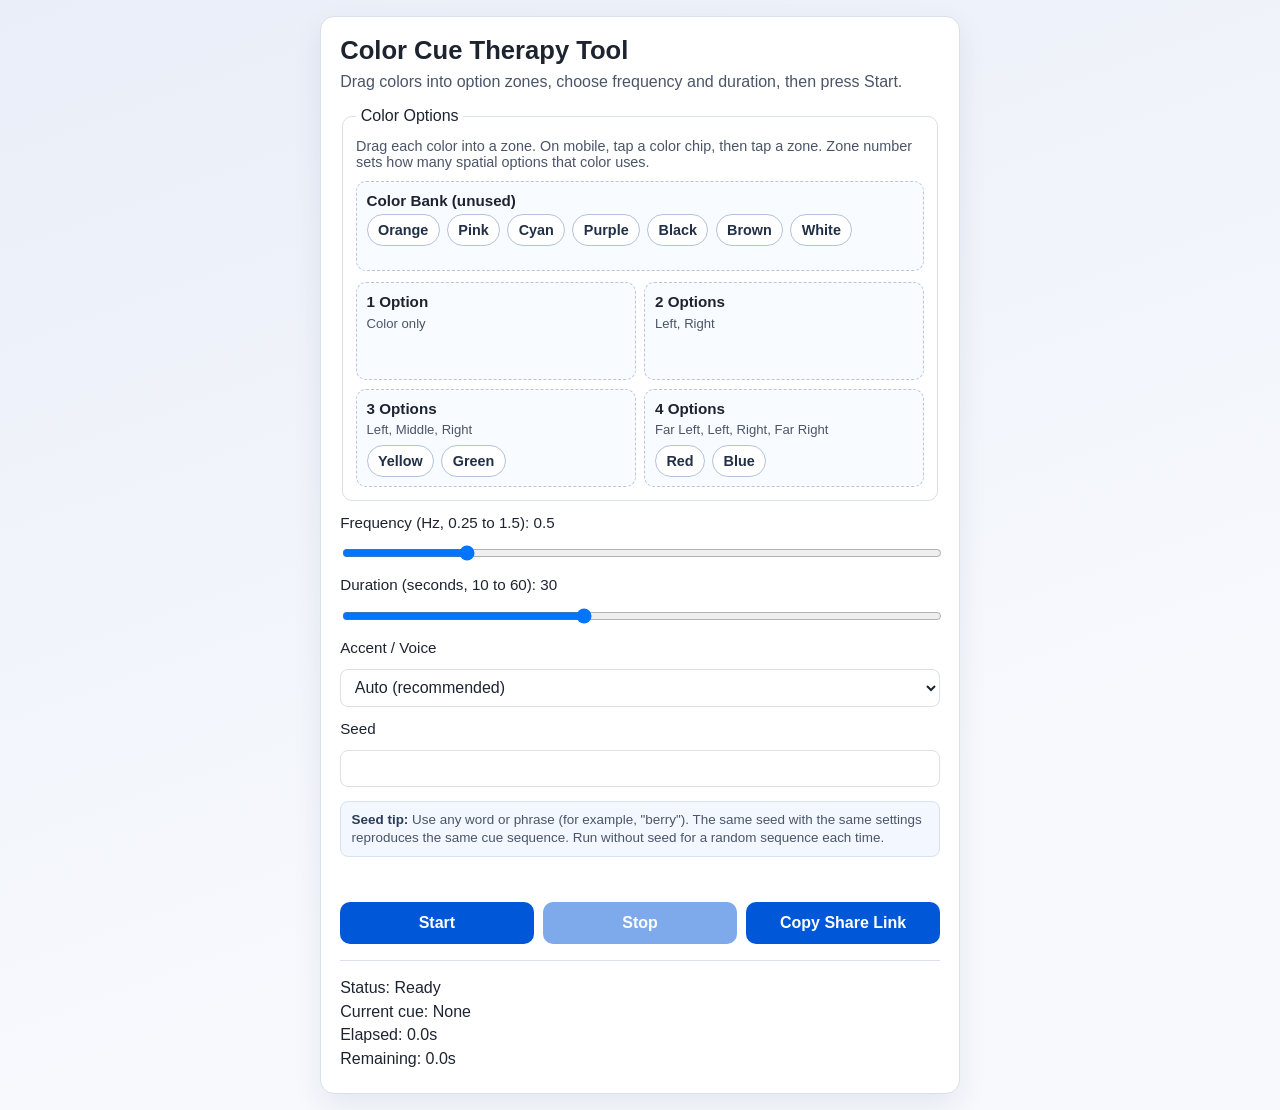
<file: index.html>
<!DOCTYPE html>
<html lang="en">
<head>
  <meta charset="UTF-8">
  <meta name="viewport" content="width=device-width, initial-scale=1.0">
  <title>Color Cue Therapy Tool</title>
  <link rel="stylesheet" href="styles.css">
</head>
<body>
  <main class="app-shell">
    <h1>Color Cue Therapy Tool</h1>
    <p class="instructions">Drag colors into option zones, choose frequency and duration, then press Start.</p>

    <form id="config-form">
      <fieldset id="colors-fieldset">
        <legend>Color Options</legend>
        <p class="board-note">Drag each color into a zone. On mobile, tap a color chip, then tap a zone. Zone number sets how many spatial options that color uses.</p>

        <section class="drop-zone bank-zone" id="color-bank" data-option-count="0">
          <h3>Color Bank (unused)</h3>
          <div class="zone-chips"></div>
        </section>

        <div class="option-zone-grid">
          <section class="drop-zone option-zone" id="option-zone-1" data-option-count="1">
            <h3>1 Option</h3>
            <p class="zone-help">Color only</p>
            <div class="zone-chips"></div>
          </section>
          <section class="drop-zone option-zone" id="option-zone-2" data-option-count="2">
            <h3>2 Options</h3>
            <p class="zone-help">Left, Right</p>
            <div class="zone-chips"></div>
          </section>
          <section class="drop-zone option-zone" id="option-zone-3" data-option-count="3">
            <h3>3 Options</h3>
            <p class="zone-help">Left, Middle, Right</p>
            <div class="zone-chips"></div>
          </section>
          <section class="drop-zone option-zone" id="option-zone-4" data-option-count="4">
            <h3>4 Options</h3>
            <p class="zone-help">Far Left, Left, Right, Far Right</p>
            <div class="zone-chips"></div>
          </section>
        </div>
      </fieldset>

      <label for="hz-input">Frequency (Hz, 0.25 to 1.5): <span id="hz-value">0.5</span></label>
      <input id="hz-input" type="range" step="0.05" min="0.25" max="1.5" value="0.5">

      <label for="seconds-input">Duration (seconds, 10 to 60): <span id="seconds-value">30</span></label>
      <input id="seconds-input" type="range" step="1" min="10" max="60" value="30">

      <label for="accent-input">Accent / Voice</label>
      <select id="accent-input">
        <option value="auto">Auto (recommended)</option>
      </select>

      <label for="seed-input">Seed</label>
      <input id="seed-input" type="text" autocomplete="off" aria-describedby="seed-help">
      <p id="seed-help" class="field-help"><strong>Seed tip:</strong> Use any word or phrase (for example, "berry"). The same seed with the same settings reproduces the same cue sequence. Run without seed for a random sequence each time.</p>

      <div id="error-message" role="alert" aria-live="polite"></div>

      <div class="button-row">
        <button id="start-button" type="button">Start</button>
        <button id="stop-button" type="button" disabled>Stop</button>
        <button id="copy-link-button" type="button">Copy Share Link</button>
      </div>
    </form>

    <section id="status-panel">
      <p>Status: <span id="status-text">Ready</span></p>
      <p>Current cue: <span id="current-cue">None</span></p>
      <p>Elapsed: <span id="elapsed-text">0.0</span>s</p>
      <p>Remaining: <span id="remaining-text">0.0</span>s</p>
    </section>
  </main>

  <script src="app.js"></script>
</body>
</html>
</file>
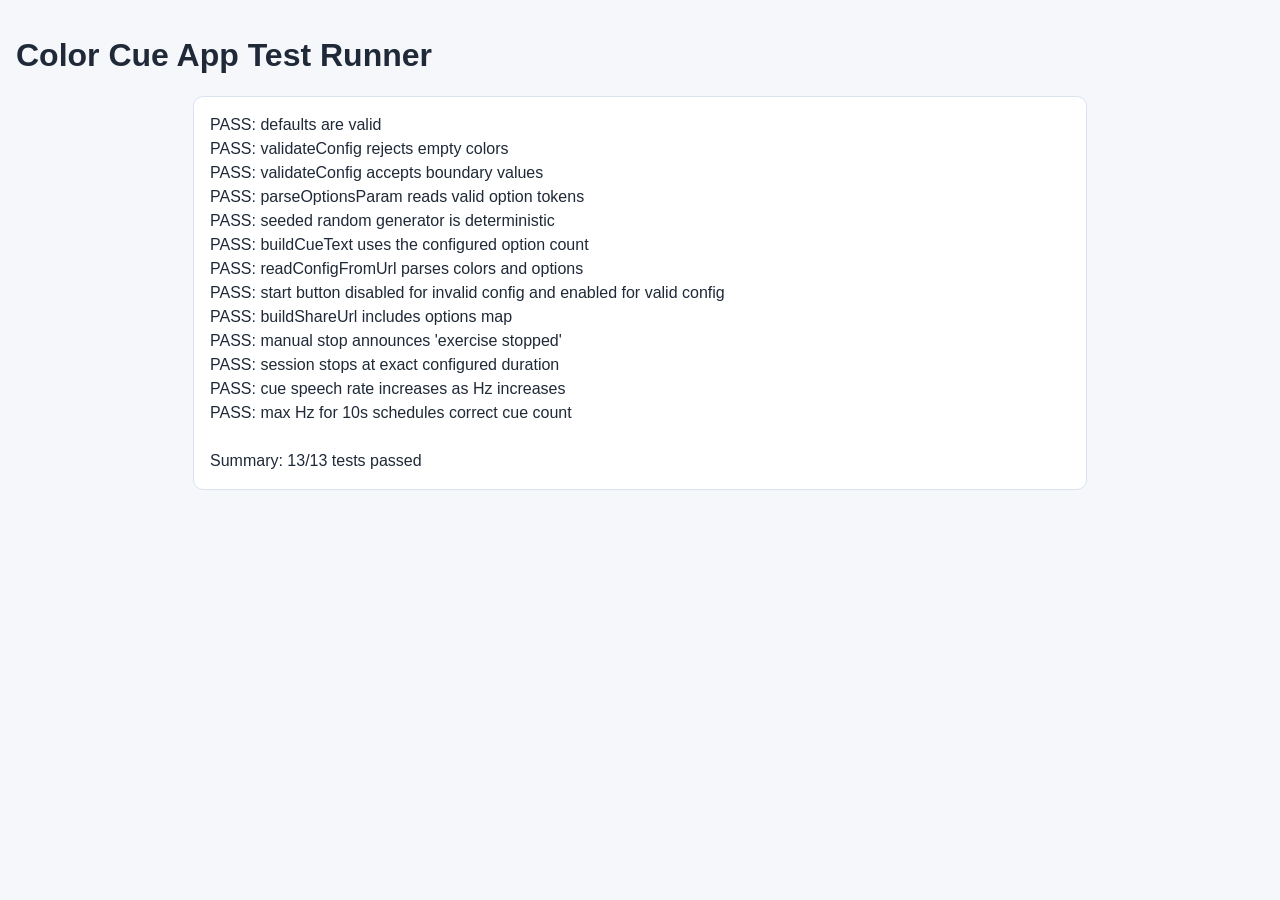
<file: tests.html>
<!DOCTYPE html>
<html lang="en">
<head>
  <meta charset="UTF-8">
  <meta name="viewport" content="width=device-width, initial-scale=1.0">
  <title>Color Cue App Tests</title>
  <style>
    body {
      font-family: "Segoe UI", Tahoma, sans-serif;
      margin: 0;
      padding: 1rem;
      background: #f5f7fb;
      color: #1f2937;
    }

    #results {
      max-width: 860px;
      margin: 0 auto;
      background: #fff;
      border: 1px solid #dbe3f0;
      border-radius: 10px;
      padding: 1rem;
      white-space: pre-wrap;
      line-height: 1.5;
    }

    .hidden-app {
      position: absolute;
      left: -9999px;
      top: 0;
      width: 1px;
      height: 1px;
      overflow: hidden;
    }
  </style>
</head>
<body>
  <h1>Color Cue App Test Runner</h1>
  <div id="results">Running tests...</div>

  <main class="hidden-app">
    <form id="config-form">
      <fieldset id="colors-fieldset">
        <section class="drop-zone bank-zone" id="color-bank" data-option-count="0">
          <h3>Color Bank (unused)</h3>
          <div class="zone-chips"></div>
        </section>
        <section class="drop-zone option-zone" id="option-zone-1" data-option-count="1">
          <h3>1 Option</h3>
          <div class="zone-chips"></div>
        </section>
        <section class="drop-zone option-zone" id="option-zone-2" data-option-count="2">
          <h3>2 Options</h3>
          <div class="zone-chips"></div>
        </section>
        <section class="drop-zone option-zone" id="option-zone-3" data-option-count="3">
          <h3>3 Options</h3>
          <div class="zone-chips"></div>
        </section>
        <section class="drop-zone option-zone" id="option-zone-4" data-option-count="4">
          <h3>4 Options</h3>
          <div class="zone-chips"></div>
        </section>
      </fieldset>

      <label for="hz-input">Frequency (Hz, 0.25 to 1.5): <span id="hz-value">0.5</span></label>
      <input id="hz-input" type="range" step="0.05" min="0.25" max="1.5" value="0.5">

      <label for="seconds-input">Duration (seconds, 10 to 60): <span id="seconds-value">30</span></label>
      <input id="seconds-input" type="range" step="1" min="10" max="60" value="30">

      <label for="accent-input">Accent / Voice</label>
      <select id="accent-input">
        <option value="auto">Auto (recommended)</option>
      </select>

      <label for="seed-input">Seed</label>
      <input id="seed-input" type="text" autocomplete="off">
      <p id="seed-help" class="field-help"><strong>Seed tip:</strong> Use any word or phrase. Same seed + settings reproduces the same sequence. Run without seed for a random sequence each time.</p>

      <div id="error-message"></div>

      <button id="start-button" type="button">Start</button>
      <button id="stop-button" type="button">Stop</button>
      <button id="copy-link-button" type="button">Copy Share Link</button>
    </form>

    <section id="status-panel">
      <p>Status: <span id="status-text">Ready</span></p>
      <p>Current cue: <span id="current-cue">None</span></p>
      <p>Elapsed: <span id="elapsed-text">0.0</span>s</p>
      <p>Remaining: <span id="remaining-text">0.0</span>s</p>
    </section>
  </main>

  <script>
    window.__COLOR_CUE_TEST__ = true;
  </script>
  <script src="app.js"></script>
  <script src="tests.js"></script>
</body>
</html>
</file>
<file: styles.css>
:root {
  color-scheme: light;
  --bg: #f4f7fb;
  --panel: #ffffff;
  --text: #1d2430;
  --subtle: #4a5568;
  --border: #d9e0ea;
  --accent: #0057d8;
  --danger: #b00020;
}

* {
  box-sizing: border-box;
}

body {
  margin: 0;
  min-height: 100vh;
  display: grid;
  place-items: center;
  padding: 1rem;
  background: linear-gradient(160deg, #e9eef8 0%, #f7f9fd 70%);
  color: var(--text);
  font-family: "Segoe UI", Tahoma, sans-serif;
}

.app-shell {
  width: 100%;
  max-width: 640px;
  background: var(--panel);
  border: 1px solid var(--border);
  border-radius: 14px;
  padding: 1.2rem;
  box-shadow: 0 12px 30px rgba(16, 40, 80, 0.08);
}

h1 {
  margin: 0 0 0.5rem;
  font-size: 1.6rem;
}

.instructions {
  margin: 0 0 1rem;
  color: var(--subtle);
}

#config-form {
  display: grid;
  gap: 0.8rem;
}

#colors-fieldset {
  border: 1px solid var(--border);
  border-radius: 10px;
  padding: 0.8rem;
  display: grid;
  gap: 0.7rem;
}

#colors-fieldset legend {
  padding: 0 0.3rem;
}

.board-note {
  margin: 0;
  color: var(--subtle);
  font-size: 0.9rem;
}

.drop-zone {
  border: 1px dashed #b7c6de;
  border-radius: 10px;
  background: #f8fbff;
  padding: 0.6rem;
  min-height: 90px;
}

.drop-zone.is-over {
  border-color: #3172e8;
  background: #edf4ff;
}

.drop-zone h3 {
  margin: 0 0 0.35rem;
  font-size: 0.95rem;
}

.zone-help {
  margin: 0 0 0.45rem;
  font-size: 0.82rem;
  color: var(--subtle);
}

.zone-chips {
  display: flex;
  flex-wrap: wrap;
  gap: 0.45rem;
  min-height: 32px;
}

.option-zone-grid {
  display: grid;
  gap: 0.55rem;
  grid-template-columns: repeat(2, minmax(0, 1fr));
}

.color-chip {
  border: 1px solid #b4c3db;
  background: #fff;
  color: #213047;
  border-radius: 999px;
  font-size: 0.9rem;
  padding: 0.35rem 0.65rem;
  cursor: grab;
  touch-action: manipulation;
}

.color-chip:active {
  cursor: grabbing;
}

.color-chip.is-dragging {
  opacity: 0.45;
}

.color-chip.is-selected {
  border-color: #1b6ed8;
  background: #eaf2ff;
  box-shadow: 0 0 0 2px rgba(27, 110, 216, 0.18);
}

label {
  font-size: 0.95rem;
}

input[type="range"] {
  width: 100%;
}

input[type="text"] {
  width: 100%;
  padding: 0.55rem 0.6rem;
  border: 1px solid var(--border);
  border-radius: 8px;
  font-size: 1rem;
}

select {
  width: 100%;
  padding: 0.55rem 0.6rem;
  border: 1px solid var(--border);
  border-radius: 8px;
  font-size: 1rem;
  background: #fff;
  color: var(--text);
}

.field-help {
  margin: 0.05rem 0 0;
  padding: 0.55rem 0.65rem;
  color: var(--subtle);
  background: #f3f7ff;
  border: 1px solid #d8e2f1;
  border-radius: 8px;
  font-size: 0.84rem;
  line-height: 1.35;
}

.field-help strong {
  color: #2a3c57;
}

#error-message {
  min-height: 1.2rem;
  color: var(--danger);
  font-size: 0.95rem;
}

.button-row {
  display: grid;
  grid-template-columns: repeat(3, minmax(0, 1fr));
  gap: 0.6rem;
}

button {
  border: 0;
  border-radius: 10px;
  padding: 0.75rem 0.85rem;
  font-size: 1rem;
  font-weight: 600;
  cursor: pointer;
  color: #fff;
  background: var(--accent);
}

button:disabled {
  cursor: not-allowed;
  opacity: 0.5;
}

#status-panel {
  margin-top: 1rem;
  border-top: 1px solid var(--border);
  padding-top: 0.8rem;
}

#status-panel p {
  margin: 0.35rem 0;
}

@media (max-width: 620px) {
  .option-zone-grid {
    grid-template-columns: 1fr;
  }

  .button-row {
    grid-template-columns: 1fr;
  }
}
</file>
